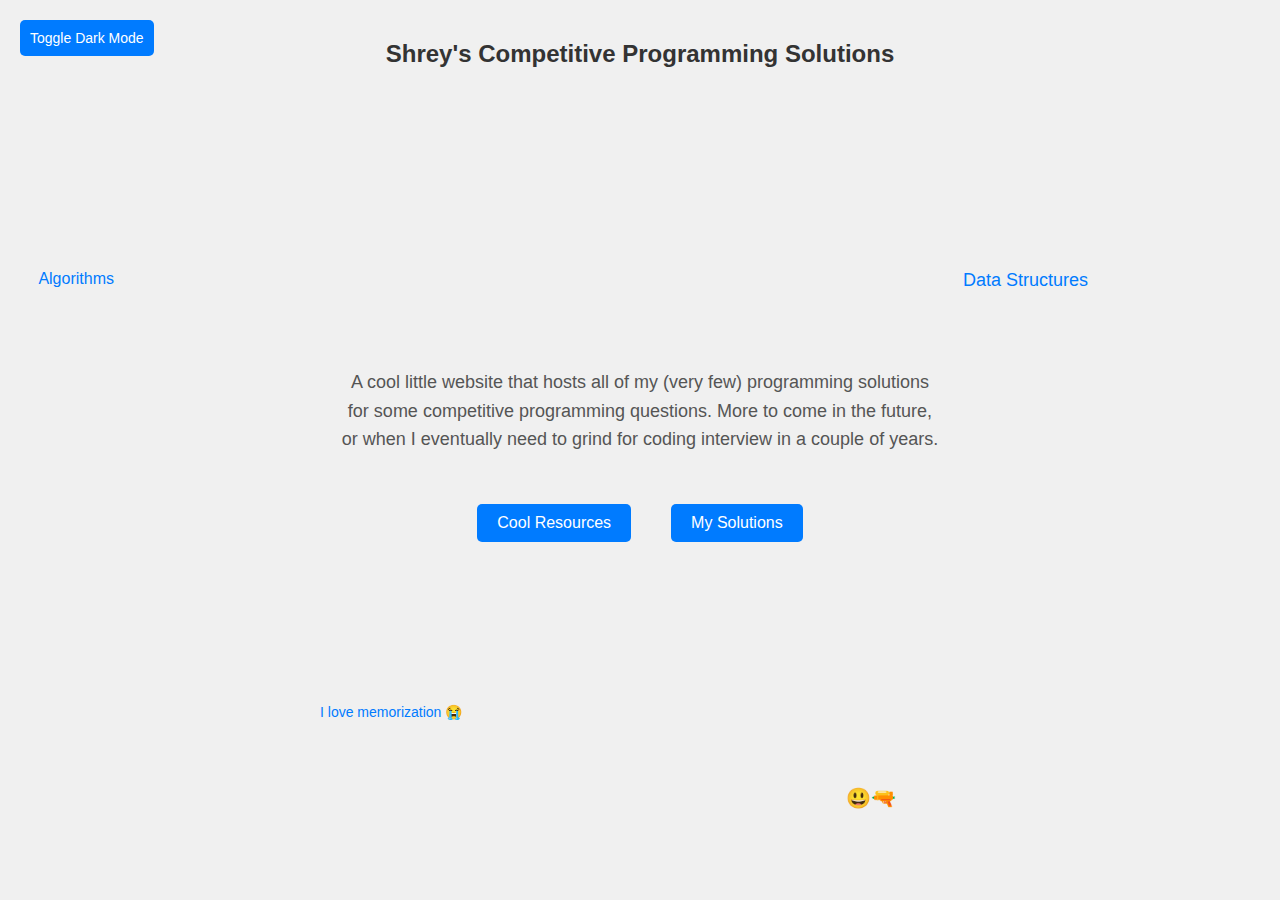
<file: index.html>
<!DOCTYPE html>
<html lang="en">
<head>
    <meta charset="UTF-8">
    <meta name="viewport" content="width=device-width, initial-scale=1.0">
    <title>Shrey's Competitive Programming Solutions</title>
    <link rel="stylesheet" href="style.css">
</head>
<body>
    <button class="dark-mode-toggle" onclick="toggleDarkMode()">Toggle Dark Mode</button>
    <h1 class="title">Shrey's Competitive Programming Solutions</h1>
    <p>A cool little website that hosts all of my (very few) programming solutions for some competitive programming questions. More to come in the future, or when I eventually need to grind for coding interview in a couple of years.</p>
    <div class="button-container">
        <button onclick="location.href='resources.html'">Cool Resources</button>
        <button onclick="location.href='solutions.html'">My Solutions</button>
    </div>
    <div class="spinning-text spinning-text-1">Algorithms</div>
    <div class="spinning-text spinning-text-2">Data Structures</div>
    <div class="spinning-text spinning-text-3">I love memorization 😭</div>
    <div class="spinning-text spinning-text-4">😃🔫</div>
    <script>
        function toggleDarkMode() {
            document.body.classList.toggle('dark-mode');
            localStorage.setItem('dark-mode', document.body.classList.contains('dark-mode'));
        }

        // Automatically toggle dark mode based on user's system preference or saved preference
        if (localStorage.getItem('dark-mode') === 'true' || 
            (window.matchMedia && window.matchMedia('(prefers-color-scheme: dark)').matches)) {
            document.body.classList.add('dark-mode');
        }
    </script>
</body>
</html>
</file>
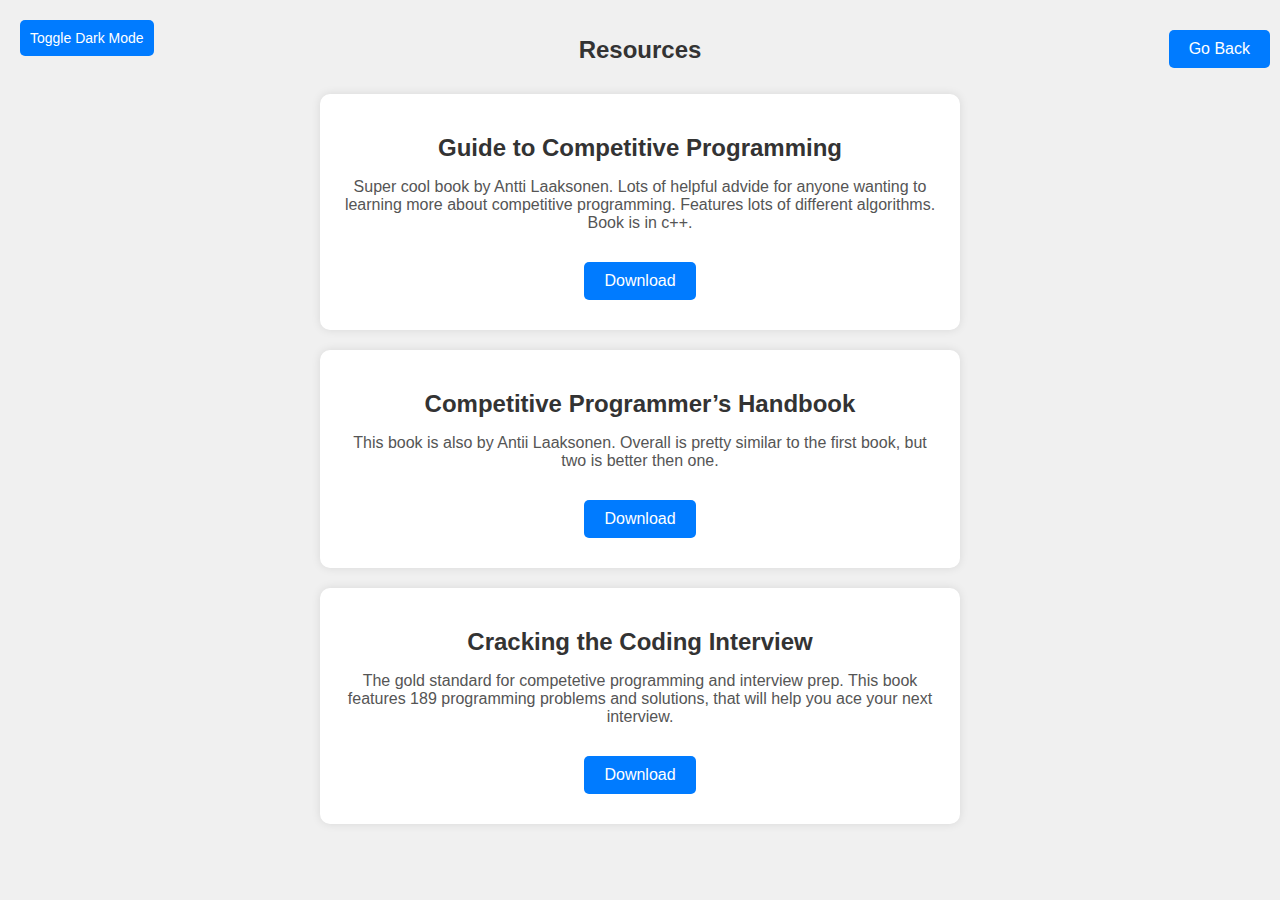
<file: resources.html>
<!DOCTYPE html>
<html lang="en">
<head>
    <meta charset="UTF-8">
    <meta name="viewport" content="width=device-width, initial-scale=1.0">
    <title>Resources - Shrey's Competitive Programming Solutions</title>
    <link rel="stylesheet" href="resources.css">
</head>
<body>
    <button class="dark-mode-toggle" onclick="toggleDarkMode()">Toggle Dark Mode</button>
    <button class="go-back" onclick="location.href='index.html'">Go Back</button>
    <h1 class="title">Resources</h1>
    <div class="book-container">
        <div class="book">
            <h2>Guide to Competitive Programming</h2>
            <p>Super cool book by Antti Laaksonen. Lots of helpful advide for anyone wanting to learning more about competitive programming. Features lots of different algorithms. Book is in c++.</p>
            <button onclick="location.href='files/Resources/book1.pdf'">Download</button>
        </div>
        <div class="book">
            <h2>Competitive Programmer’s Handbook</h2>
            <p>This book is also by Antii Laaksonen. Overall is pretty similar to the first book, but two is better then one.</p>
            <button onclick="location.href='files/Resources/competetive.pdf'">Download</button>
        </div>
        <div class="book">
            <h2>Cracking the Coding Interview</h2>
            <p>The gold standard for competetive programming and interview prep. This book features 189 programming problems and solutions, that will help you ace your next interview.</p>
            <button onclick="location.href='files/Resources/cracking_interview.pdf'">Download</button>
        </div>
    </div>
    <script>
        function toggleDarkMode() {
            document.body.classList.toggle('dark-mode');
            localStorage.setItem('dark-mode', document.body.classList.contains('dark-mode'));
        }

        if (localStorage.getItem('dark-mode') === 'true' || 
            (window.matchMedia && window.matchMedia('(prefers-color-scheme: dark)').matches)) {
            document.body.classList.add('dark-mode');
        }
    </script>
</body>
</html>
</file>
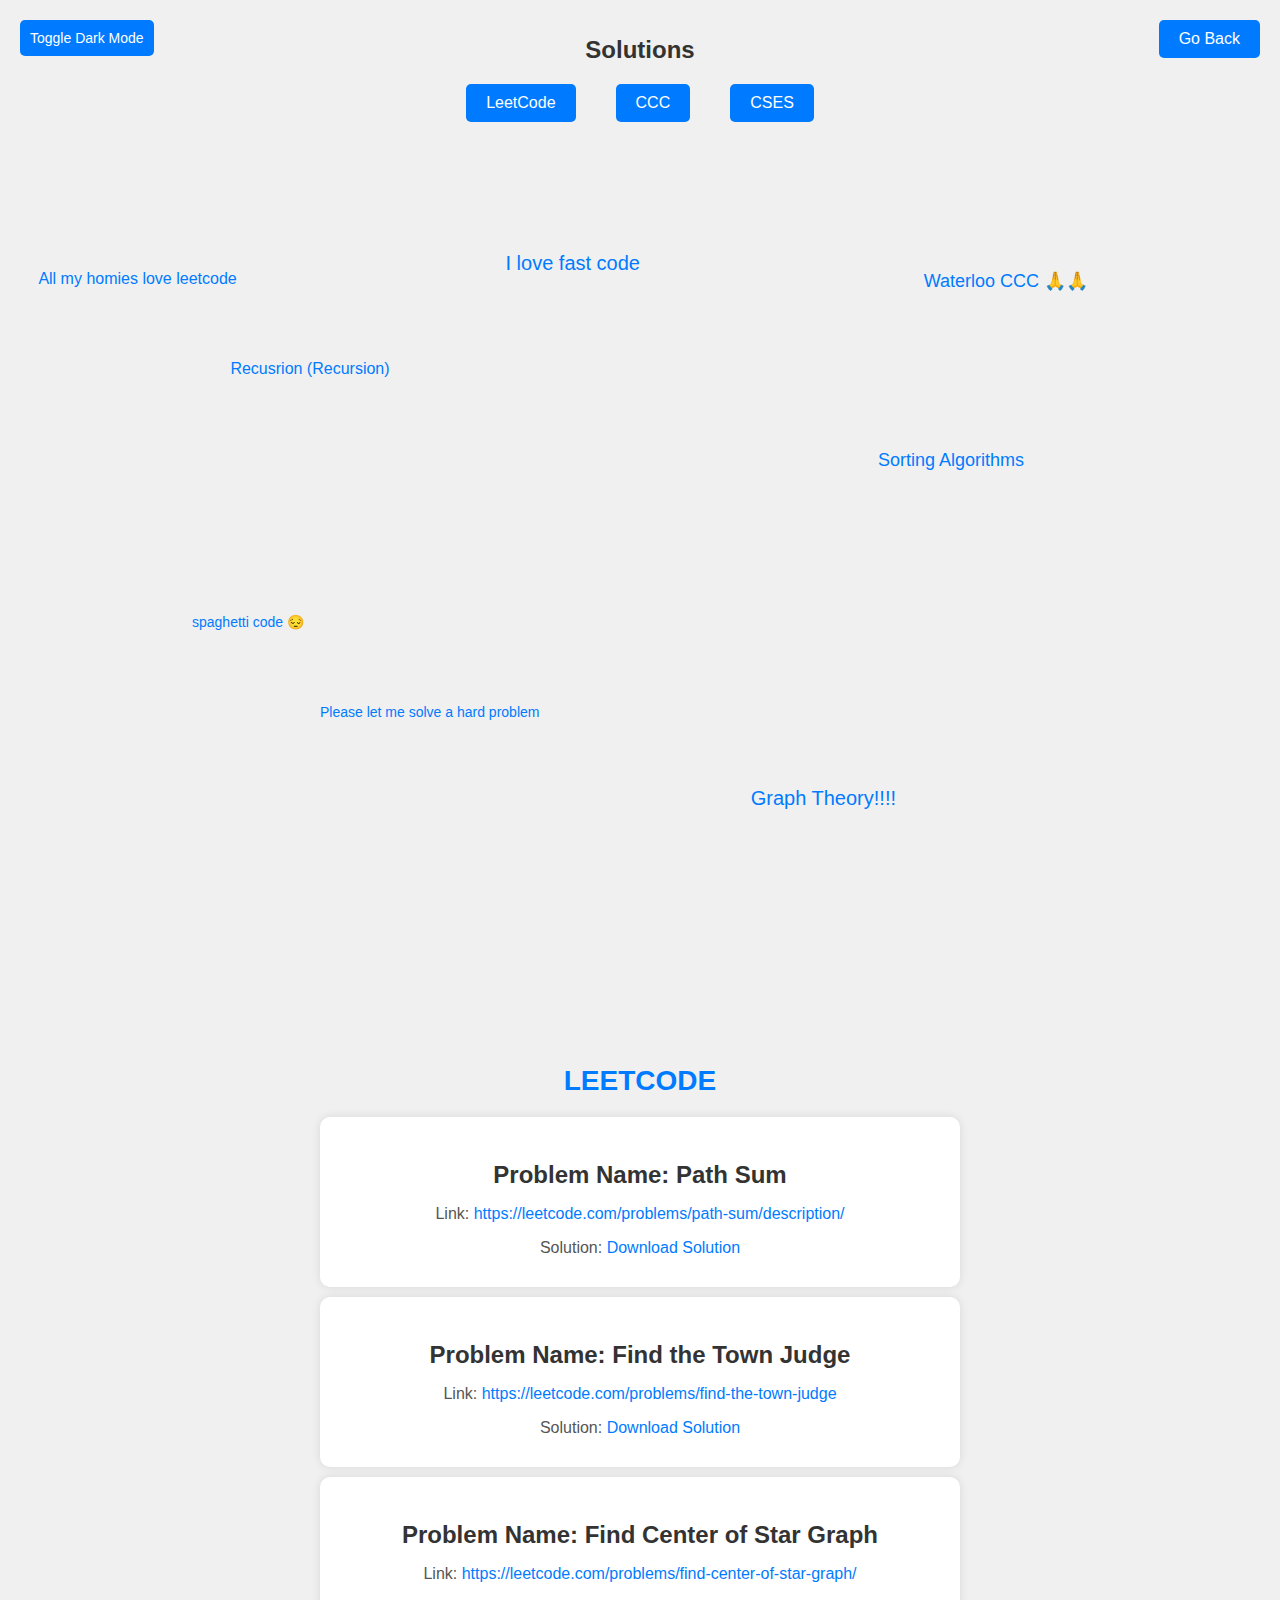
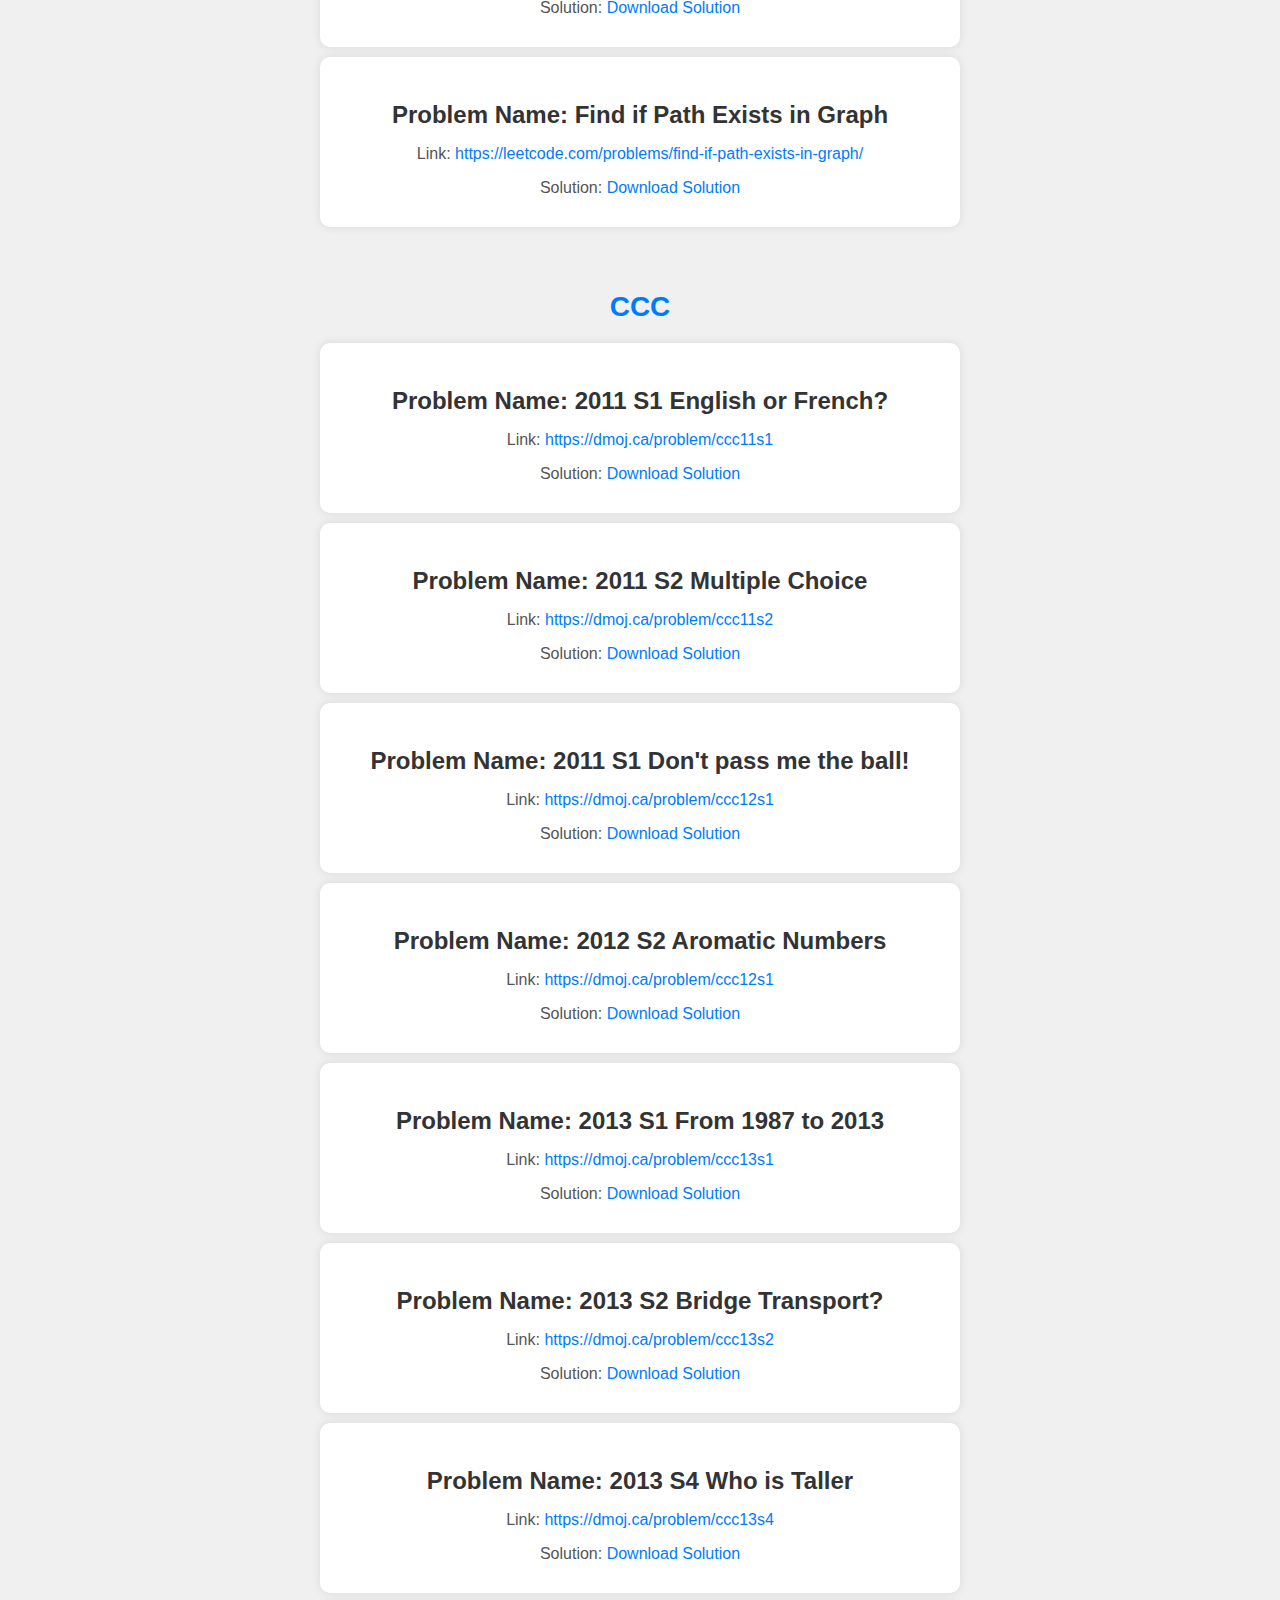
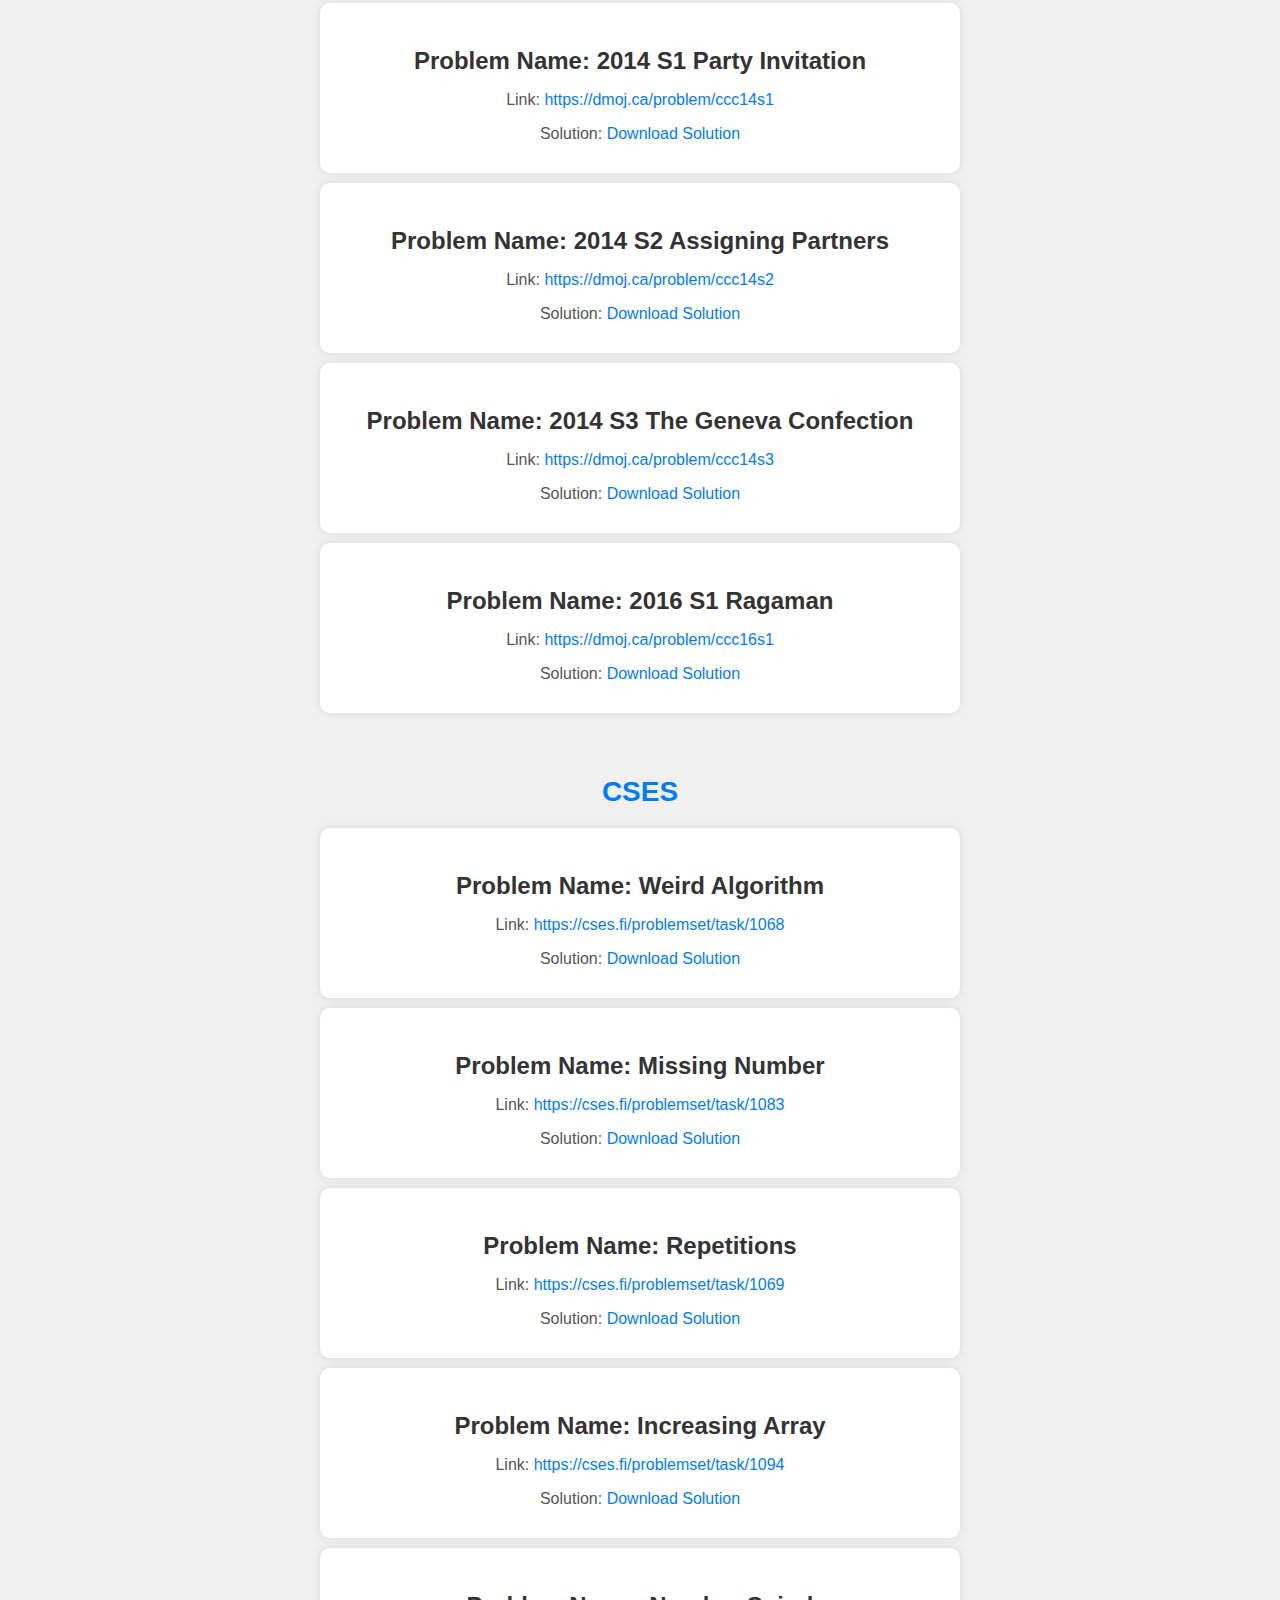
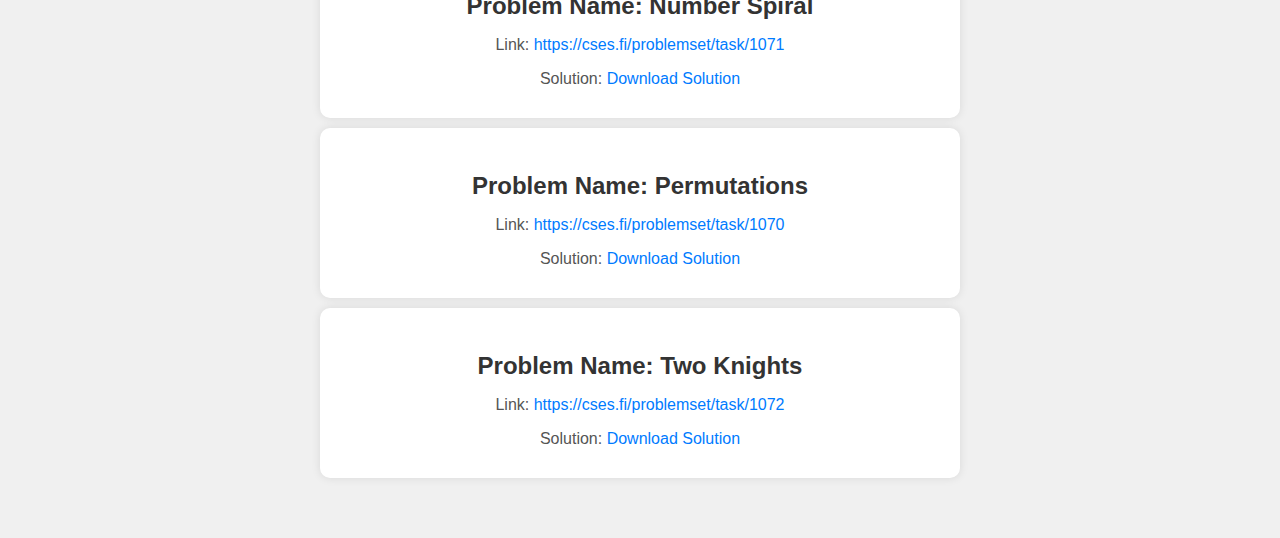
<file: solutions.html>
<!DOCTYPE html>
<html lang="en">
<head>
    <meta charset="UTF-8">
    <meta name="viewport" content="width=device-width, initial-scale=1.0">
    <title>Solutions - Shrey's Competitive Programming Solutions</title>
    <link rel="stylesheet" href="solutions.css">
</head>
<body>
    <button class="dark-mode-toggle" onclick="toggleDarkMode()">Toggle Dark Mode</button>
    <button class="go-back" onclick="location.href='index.html'">Go Back</button>
    <h1 class="title">Solutions</h1>
    <div class="button-container">
        <button onclick="document.getElementById('leetcode-section').scrollIntoView()">LeetCode</button>
        <button onclick="document.getElementById('ccc-section').scrollIntoView()">CCC</button>
        <button onclick="document.getElementById('cses-section').scrollIntoView()">CSES</button>
    </div>
    <div class="spinning-text spinning-text-1">All my homies love leetcode</div>
    <div class="spinning-text spinning-text-2">Waterloo CCC 🙏🙏</div>
    <div class="spinning-text spinning-text-3">Please let me solve a hard problem</div>
    <div class="spinning-text spinning-text-4">Graph Theory!!!!</div>
    <div class="spinning-text spinning-text-5">Recusrion (Recursion)</div>
    <div class="spinning-text spinning-text-6">Sorting Algorithms</div>
    <div class="spinning-text spinning-text-7">spaghetti code 😔</div>
    <div class="spinning-text spinning-text-8">I love fast code</div>
    <div class="spacer"></div>
    <div class="solutions-container" id="solutions-container">
        <div id="leetcode-section" class="category-container">
            <h2>LEETCODE</h2>
        </div>
        <div id="ccc-section" class="category-container">
            <h2>CCC</h2>
        </div>
        <div id="cses-section" class="category-container">
            <h2>CSES</h2>
        </div>
    </div>
    <script>
        function toggleDarkMode() {
            document.body.classList.toggle('dark-mode');
            localStorage.setItem('dark-mode', document.body.classList.contains('dark-mode'));
        }

        if (localStorage.getItem('dark-mode') === 'true' || 
            (window.matchMedia && window.matchMedia('(prefers-color-scheme: dark)').matches)) {
            document.body.classList.add('dark-mode');
        }

        const problems = {
            leetcode: [
                {
                    name: "Path Sum",
                    link: "https://leetcode.com/problems/path-sum/description/",
                    solution: "files/leetcode/112.cpp"
                },
                {
                    name: "Find the Town Judge",
                    link: "https://leetcode.com/problems/find-the-town-judge",
                    solution: "files/leetcode/997.cpp"
                },
                {
                    name: "Find Center of Star Graph",
                    link: "https://leetcode.com/problems/find-center-of-star-graph/",
                    solution: "files/leetcode/1791.cpp"
                },
                {
                    name: "Find if Path Exists in Graph",
                    link: "https://leetcode.com/problems/find-if-path-exists-in-graph/",
                    solution: "files/leetcode/1971.cpp"
                }
            ],
            ccc: [
                {
                    name: "2011 S1 English or French?",
                    link: "https://dmoj.ca/problem/ccc11s1",
                    solution: "files/CCC/2011/S1.cpp"
                },{
                    name: "2011 S2 Multiple Choice",
                    link: "https://dmoj.ca/problem/ccc11s2",
                    solution: "files/CCC/2011/S2.cpp"
                },{
                    name: "2011 S1 Don't pass me the ball!",
                    link: "https://dmoj.ca/problem/ccc12s1",
                    solution: "files/CCC/2012/S1.cpp"
                },{
                    name: "2012 S2 Aromatic Numbers",
                    link: "https://dmoj.ca/problem/ccc12s1",
                    solution: "files/CCC/2012/S1.cpp"
                },{
                    name: "2013 S1 From 1987 to 2013",
                    link: "https://dmoj.ca/problem/ccc13s1",
                    solution: "files/CCC/2013/S1.cpp"
                },{
                    name: "2013 S2 Bridge Transport?",
                    link: "https://dmoj.ca/problem/ccc13s2",
                    solution: "files/CCC/2013/S2.cpp"
                },{
                    name: "2013 S4 Who is Taller",
                    link: "https://dmoj.ca/problem/ccc13s4",
                    solution: "files/CCC/2011/S4.cpp"
                },{
                    name: "2014 S1 Party Invitation",
                    link: "https://dmoj.ca/problem/ccc14s1",
                    solution: "files/CCC/2014/S1.cpp"
                },{
                    name: "2014 S2 Assigning Partners",
                    link: "https://dmoj.ca/problem/ccc14s2",
                    solution: "files/CCC/2014/S2.cpp"
                },{
                    name: "2014 S3 The Geneva Confection",
                    link: "https://dmoj.ca/problem/ccc14s3",
                    solution: "files/CCC/2014/S3.cpp"
                },{
                    name: "2016 S1 Ragaman",
                    link: "https://dmoj.ca/problem/ccc16s1",
                    solution: "files/CCC/2016/S1.cpp"
                }
               
            ],
            cses: [
                {
                    name: "Weird Algorithm",
                    link: "https://cses.fi/problemset/task/1068",
                    solution: "files/CSES/WeirdAlgorithm.cpp"
                },
                {
                    name: "Missing Number",
                    link: "https://cses.fi/problemset/task/1083",
                    solution: "files/CSES/MissingNumber.cpp"
                },
                {
                    name: "Repetitions",
                    link: "https://cses.fi/problemset/task/1069",
                    solution: "files/CSES/Repetitions.cpp"
                },
                {
                    name: "Increasing Array",
                    link: "https://cses.fi/problemset/task/1094",
                    solution: "files/CSES/IncreasingArray.cpp"
                },
                {
                    name: "Number Spiral",
                    link: "https://cses.fi/problemset/task/1071",
                    solution: "files/CSES/NumberSpiral.cpp"
                },
                {
                    name: "Permutations",
                    link: "https://cses.fi/problemset/task/1070",
                    solution: "files/CSES/Permutations.cpp"
                },
                {
                    name: "Two Knights",
                    link: "https://cses.fi/problemset/task/1072",
                    solution: "files/CSES/TwoKnights.cpp"
                }
            ]
        };

        function generateProblems() {
            for (const category in problems) {
                const categoryDiv = document.getElementById(`${category}-section`);
                problems[category].forEach(problem => {
                    const problemDiv = document.createElement('div');
                    problemDiv.className = 'problem-container';
                    problemDiv.innerHTML = `
                        <h3>Problem Name: ${problem.name}</h3>
                        <p>Link: <a href="${problem.link}">${problem.link}</a></p>
                        <p>Solution: <a href="${problem.solution}">Download Solution</a></p>
                    `;
                    categoryDiv.appendChild(problemDiv);
                });
            }
        }

        window.onload = generateProblems;
    </script>
</body>
</html>
</file>
<file: style.css>
body {
    font-family: Arial, sans-serif;
    background-color: #f0f0f0;
    margin: 0;
    padding: 0;
    display: flex;
    flex-direction: column;
    align-items: center;
    height: 100vh;
    justify-content: center;
    transition: background-color 0.3s, color 0.3s;
}

h1 {
    color: #333;
    font-size: 36px;
    font-weight: bold;
    margin-top: 20px;
    text-align: center;
    animation: fadeIn 1s ease-in-out;
}

p {
    font-size: 18px;
    color: #555;
    max-width: 600px;
    text-align: center;
    margin: 20px 0;
    line-height: 1.6;
    animation: fadeIn 1s ease-in-out;
}

button {
    background-color: #007bff;
    color: white;
    border: none;
    padding: 10px 20px;
    margin: 10px;
    border-radius: 5px;
    cursor: pointer;
    font-size: 16px;
    transition: background-color 0.3s;
}

button:hover {
    background-color: #0056b3;
}

.button-container {
    display: flex;
    justify-content: center;
    align-items: center;
    margin-top: 20px;
    gap: 20px;
    animation: fadeIn 1s ease-in-out;
}

.dark-mode {
    background-color: #333;
    color: #fff;
}

.dark-mode h1 {
    color: #fff;
}

.dark-mode p {
    color: #ccc;
}

.dark-mode button {
    background-color: #555;
    color: #fff;
}

.dark-mode button:hover {
    background-color: #777;
}

.dark-mode-toggle {
    position: absolute;
    top: 10px;
    left: 10px;
    background-color: #007bff;
    color: white;
    border: none;
    padding: 10px;
    border-radius: 5px;
    cursor: pointer;
    font-size: 14px;
    transition: background-color 0.3s;
}

.dark-mode-toggle:hover {
    background-color: #0056b3;
}

.title {
    position: absolute;
    top: 20px;
    left: 50%;
    transform: translateX(-50%);
    font-size: 24px;
    font-weight: bold;
    color: #333;
}

.dark-mode .title {
    color: #fff;
}

@keyframes fadeIn {
    from {
        opacity: 0;
    }
    to {
        opacity: 1;
    }
}

@keyframes spin {
    from {
        transform: rotate(var(--start-rotation));
    }
    to {
        transform: rotate(calc(var(--start-rotation) + 360deg));
    }
}

.spinning-text {
    position: absolute;
    color: #007bff;
    animation: spin linear infinite;
    --start-rotation: 0deg;
}

.dark-mode .spinning-text {
    color: #2e778f;
}

.spinning-text-1 {
    top: 30%;
    left: 3%;
    font-size: 16px;
    animation-duration: 8s;
    --start-rotation: 45deg;
}

.spinning-text-2 {
    top: 30%;
    right: 15%;
    font-size: 18px;
    animation-duration: 12s;
    --start-rotation: 90deg;
}

.spinning-text-3 {
    bottom: 20%;
    left: 25%;
    font-size: 14px;
    animation-duration: 10s;
    --start-rotation: 135deg;
}

.spinning-text-4 {
    bottom: 10%;
    right: 30%;
    font-size: 20px;
    animation-duration: 15s;
    --start-rotation: 180deg;
}
</file>
<file: resources.css>
body {
    font-family: Arial, sans-serif;
    background-color: #f0f0f0;
    margin: 0;
    padding: 20px;
    transition: background-color 0.3s, color 0.3s;
}

h1 {
    color: #333;
    font-size: 36px;
    font-weight: bold;
    text-align: center;
    margin-bottom: 20px;
}

.book-container {
    display: flex;
    flex-direction: column;
    align-items: center;
}

.book {
    background-color: #fff;
    padding: 20px;
    margin: 10px;
    border-radius: 10px;
    box-shadow: 0 0 10px rgba(0, 0, 0, 0.1);
    max-width: 600px;
    text-align: center;
}

.book h2 {
    color: #333;
    font-size: 24px;
    margin-bottom: 10px;
}

.book p {
    color: #555;
    font-size: 16px;
    margin-bottom: 20px;
}

button {
    background-color: #007bff;
    color: white;
    border: none;
    padding: 10px 20px;
    margin: 10px;
    border-radius: 5px;
    cursor: pointer;
    font-size: 16px;
    transition: background-color 0.3s;
}

button:hover {
    background-color: #0056b3;
}

.go-back {
    display: block;
    margin: 20px auto;
    position: absolute;
    top: 10px;
    right: 10px;
}

.dark-mode {
    background-color: #333;
    color: #fff;
}

.dark-mode h1 {
    color: #fff;
}

.dark-mode .book {
    background-color: #444;
    color: #fff;
}

.dark-mode .book h2 {
    color: #fff;
}

.dark-mode .book p {
    color: #ccc;
}

.dark-mode button {
    background-color: #555;
    color: #fff;
}

.dark-mode button:hover {
    background-color: #777;
}

.dark-mode-toggle {
    position: absolute;
    top: 10px;
    left: 10px;
    background-color: #007bff;
    color: white;
    border: none;
    padding: 10px;
    border-radius: 5px;
    cursor: pointer;
    font-size: 14px;
    transition: background-color 0.3s;
}

.dark-mode-toggle:hover {
    background-color: #0056b3;
}

.title {
    font-size: 24px;
    font-weight: bold;
    color: #333;
}

.dark-mode .title {
    color: #fff;
}

.button-container {
    display: flex;
    justify-content: center;
    gap: 20px;
}
</file>
<file: solutions.css>
body {
    font-family: Arial, sans-serif;
    background-color: #f0f0f0;
    margin: 0;
    padding: 20px;
    transition: background-color 0.3s, color 0.3s;
}

h1 {
    color: #333;
    font-size: 36px;
    font-weight: bold;
    text-align: center;
    margin-bottom: 20px;
}

.button-container {
    display: flex;
    justify-content: center;
    align-items: center;
    margin-bottom: 20px;
    gap: 20px;
    width: 100%;
}

.button-container button {
    margin: 0 10px;
}

.spacer {
    height: 100vh;
}

.solutions-container {
    display: flex;
    flex-direction: column;
    align-items: center;
}

.category-container {
    margin-bottom: 30px;
    width: 100%;
}

.category-container h2 {
    color: #007bff;
    font-size: 28px;
    text-align: center;
    margin-bottom: 20px;
}

.problem-container {
    background-color: #fff;
    padding: 20px;
    margin: 10px auto;
    border-radius: 10px;
    box-shadow: 0 0 10px rgba(0, 0, 0, 0.1);
    max-width: 600px;
    text-align: center;
}

.problem-container h3 {
    color: #333;
    font-size: 24px;
    margin-bottom: 10px;
}

.problem-container p {
    color: #555;
    font-size: 16px;
    margin-bottom: 10px;
}

.problem-container a {
    color: #007bff;
    text-decoration: none;
}

.problem-container a:hover {
    text-decoration: underline;
}

button {
    background-color: #007bff;
    color: white;
    border: none;
    padding: 10px 20px;
    margin: 10px;
    border-radius: 5px;
    cursor: pointer;
    font-size: 16px;
    transition: background-color 0.3s;
}

button:hover {
    background-color: #0056b3;
}

.go-back {
    position: absolute;
    top: 10px;
    right: 10px;
}

.dark-mode {
    background-color: #333;
    color: #fff;
}

.dark-mode h1 {
    color: #fff;
}

.dark-mode .category-container h2 {
    color: #00bfff;
}

.dark-mode .problem-container {
    background-color: #444;
    color: #fff;
}

.dark-mode .problem-container h3 {
    color: #fff;
}

.dark-mode .problem-container p {
    color: #ccc;
}

.dark-mode .problem-container a {
    color: #00bfff;
}

.dark-mode button {
    background-color: #555;
    color: #fff;
}

.dark-mode button:hover {
    background-color: #777;
}

.dark-mode-toggle {
    position: absolute;
    top: 10px;
    left: 10px;
    background-color: #007bff;
    color: white;
    border: none;
    padding: 10px;
    border-radius: 5px;
    cursor: pointer;
    font-size: 14px;
    transition: background-color 0.3s;
}

.dark-mode-toggle:hover {
    background-color: #0056b3;
}

.title {
    font-size: 24px;
    font-weight: bold;
    color: #333;
}

.dark-mode .title {
    color: #fff;
}

@keyframes spin {
    from {
        transform: rotate(var(--start-rotation));
    }
    to {
        transform: rotate(calc(var(--start-rotation) + 360deg));
    }
}

.spinning-text {
    position: absolute;
    color: #007bff;
    animation: spin linear infinite;
    --start-rotation: 0deg;
}

.dark-mode .spinning-text {
    color: #2e778f;
}

.spinning-text-1 {
    top: 30%;
    left: 3%;
    font-size: 16px;
    animation-duration: 8s;
    --start-rotation: 45deg;
}

.spinning-text-2 {
    top: 30%;
    right: 15%;
    font-size: 18px;
    animation-duration: 12s;
    --start-rotation: 90deg;
}

.spinning-text-3 {
    bottom: 20%;
    left: 25%;
    font-size: 14px;
    animation-duration: 10s;
    --start-rotation: 135deg;
}

.spinning-text-4 {
    bottom: 10%;
    right: 30%;
    font-size: 20px;
    animation-duration: 15s;
    --start-rotation: 180deg;
}

.spinning-text-5 {
    top: 40%;
    left: 18%;
    font-size: 16px;
    animation-duration: 9s;
    --start-rotation: 60deg;
}

.spinning-text-6 {
    top: 50%;
    right: 20%;
    font-size: 18px;
    animation-duration: 11s;
    --start-rotation: 120deg;
}

.spinning-text-7 {
    bottom: 30%;
    left: 15%;
    font-size: 14px;
    animation-duration: 13s;
    --start-rotation: 150deg;
}

.spinning-text-8 {
    top: 28%;
    right: 50%;
    font-size: 20px;
    animation-duration: 14s;
    --start-rotation: 210deg;
}
</file>
